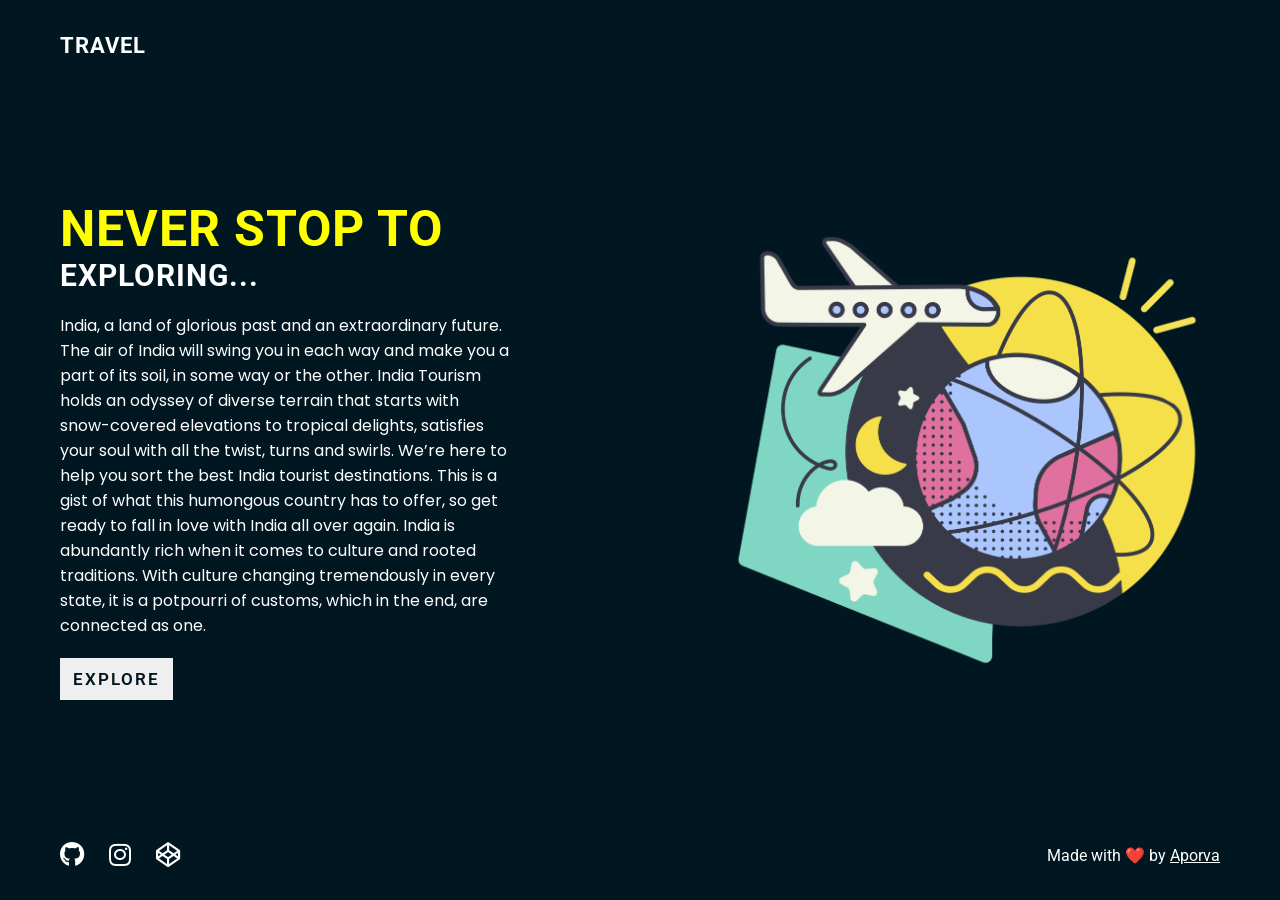
<file: Tour-Website-main/Tour-website-2-main/index.html>
<!DOCTYPE html>
<html lang="en">

<head>
    <meta charset="UTF-8">
    <meta http-equiv="X-UA-Compatible" content="IE=edge">
    <meta name="viewport" content="width=device-width, initial-scale=1.0">

    <!-- link css  -->
    <link rel="stylesheet" href="./style.css">

    <!-- link font  -->
    <link rel="stylesheet" href="https://use.fontawesome.com/releases/v5.15.4/css/all.css"
        integrity="sha384-DyZ88mC6Up2uqS4h/KRgHuoeGwBcD4Ng9SiP4dIRy0EXTlnuz47vAwmeGwVChigm" crossorigin="anonymous">

    <title>Travel Video Landing Page</title>
</head>

<body>
        <!-- >>>>>>>>>>>>>>> N A V <<<<<<<<<<<<<<<   -->

            <nav class="flex-r container">
                <h1 class="nav-logo">Travel</h1>
                <div class="flex-r ham"></div>
                <div class="flex-c menu">
                      <a href="index.html">Home</a>
                      <a href="places.html">Places</a>
                      <a href="contact.html">Contact</a>
                </div>
            </nav>

                
            <!-- >>>>>>>>>>>>>>> M A I N <<<<<<<<<<<<<<<   -->

            <main class="flex-r container">
                <div class="flex-c main-text">
                    <h1 class="lg-head">Never Stop to</h1>
                    <h2 class="m-head">Exploring... </h2>
                    <p class="para">
                        India, a land of glorious past and an extraordinary future. The air of India will swing you in each way and make you a part of its soil, in some way or the other. India Tourism holds an odyssey of diverse terrain that starts with snow-covered elevations to tropical delights, satisfies your soul with all the twist, turns and swirls. We’re here to help you sort the best India tourist destinations. This is a gist of what this humongous country has to offer, so get ready to fall in love with India all over again. India is abundantly rich when it comes to culture and rooted traditions. With culture changing tremendously in every state, it is a potpourri of customs, which in the end, are connected as one.
                    </p>
                    <a href="places.html">
                    <button class="btn">Explore</button></a>
                </div>

                <div class="flex-r main-img">
                    <img src="./img/hero-img.png" alt="">
                </div>
            </main>

        <!-- >>>>>>>>>>>>>>> F O O T E R <<<<<<<<<<<<<<<   -->

        <footer class="flex-c container">
            <div class="flex-r social-link">
                <a href="#" target="_blank"><i class="fab fa-github"></i></a>
                <a href="#" target="_blank"><i class="fab fa-instagram"></i></a>
                <a href="#" target="_blank"><i class="fab fa-codepen"></i></a>
            </div>
            <div class="dev-info">
                <span>Made with ❤️ by</span>
                <a href="#" target="_blank">Aporva</a>
            </div>
        </footer>

    <!-- link app.js  -->
    <script src="./app.js"></script>
</body>

</html>
</file>
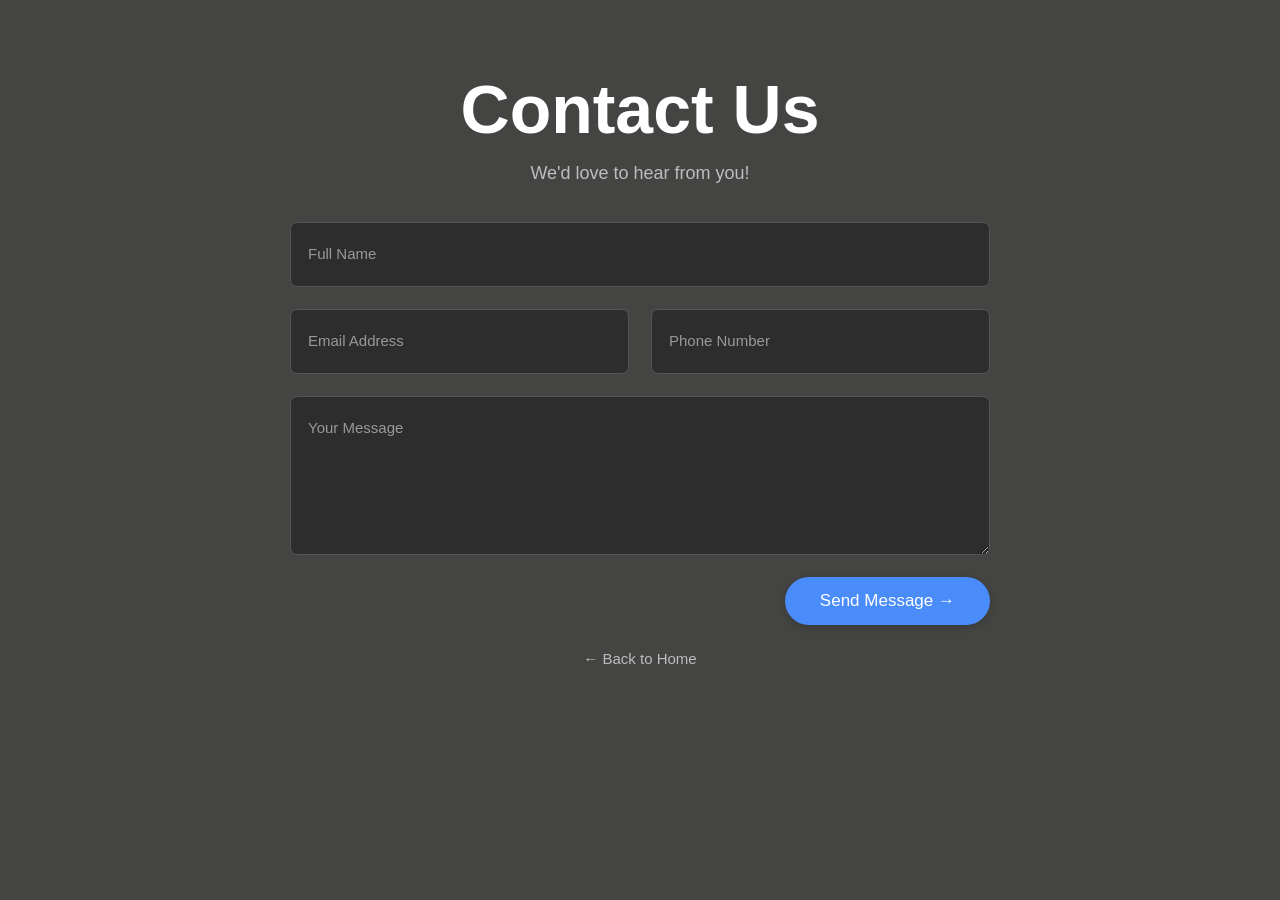
<file: Tour-Website-main/Tour-website-2-main/contact.html>
<!DOCTYPE html>
<html lang="en">
<head>
    <meta charset="UTF-8">
    <meta name="viewport" content="width=device-width, initial-scale=1.0">
    <title>Contact Us | Tour Website</title>
    <link rel="stylesheet" href="./contact.css">
</head>
<body>

    <main class="container">
        <h1>Contact Us</h1>
        <h4>We'd love to hear from you!</h4>
 <form
class="input-container" 
action="https://formsubmit.co/Abhaychauhan3204@gmail.com"

            method="POST"
        >
            <input type="hidden" name="_subject" value="New Contact Message">
            <input type="hidden" name="_template" value="table">

            <div class="styled-input wide">
                <input type="text" id="name" name="name" required>
                <label for="name">Full Name</label>
            </div>

            <div class="styled-input">
                <input type="email" id="email" name="email" required>
                <label for="email">Email Address</label>
            </div>

            <div class="styled-input">
                <input
                    type="tel"
                    id="phone"
                    name="phone"
                    pattern="[0-9+\-\s()]{7,20}"
                    required
                >
                <label for="phone">Phone Number</label>
            </div>

            <div class="styled-input wide">
                <textarea id="message" name="message" rows="5" required></textarea>
                <label for="message">Your Message</label>
            </div>

            <button type="submit" class="submit-btn">Send Message →</button>
        </form>

        <a href="./index.html" class="back-link">← Back to Home</a>
    </main>

</body>
</html>
</file>
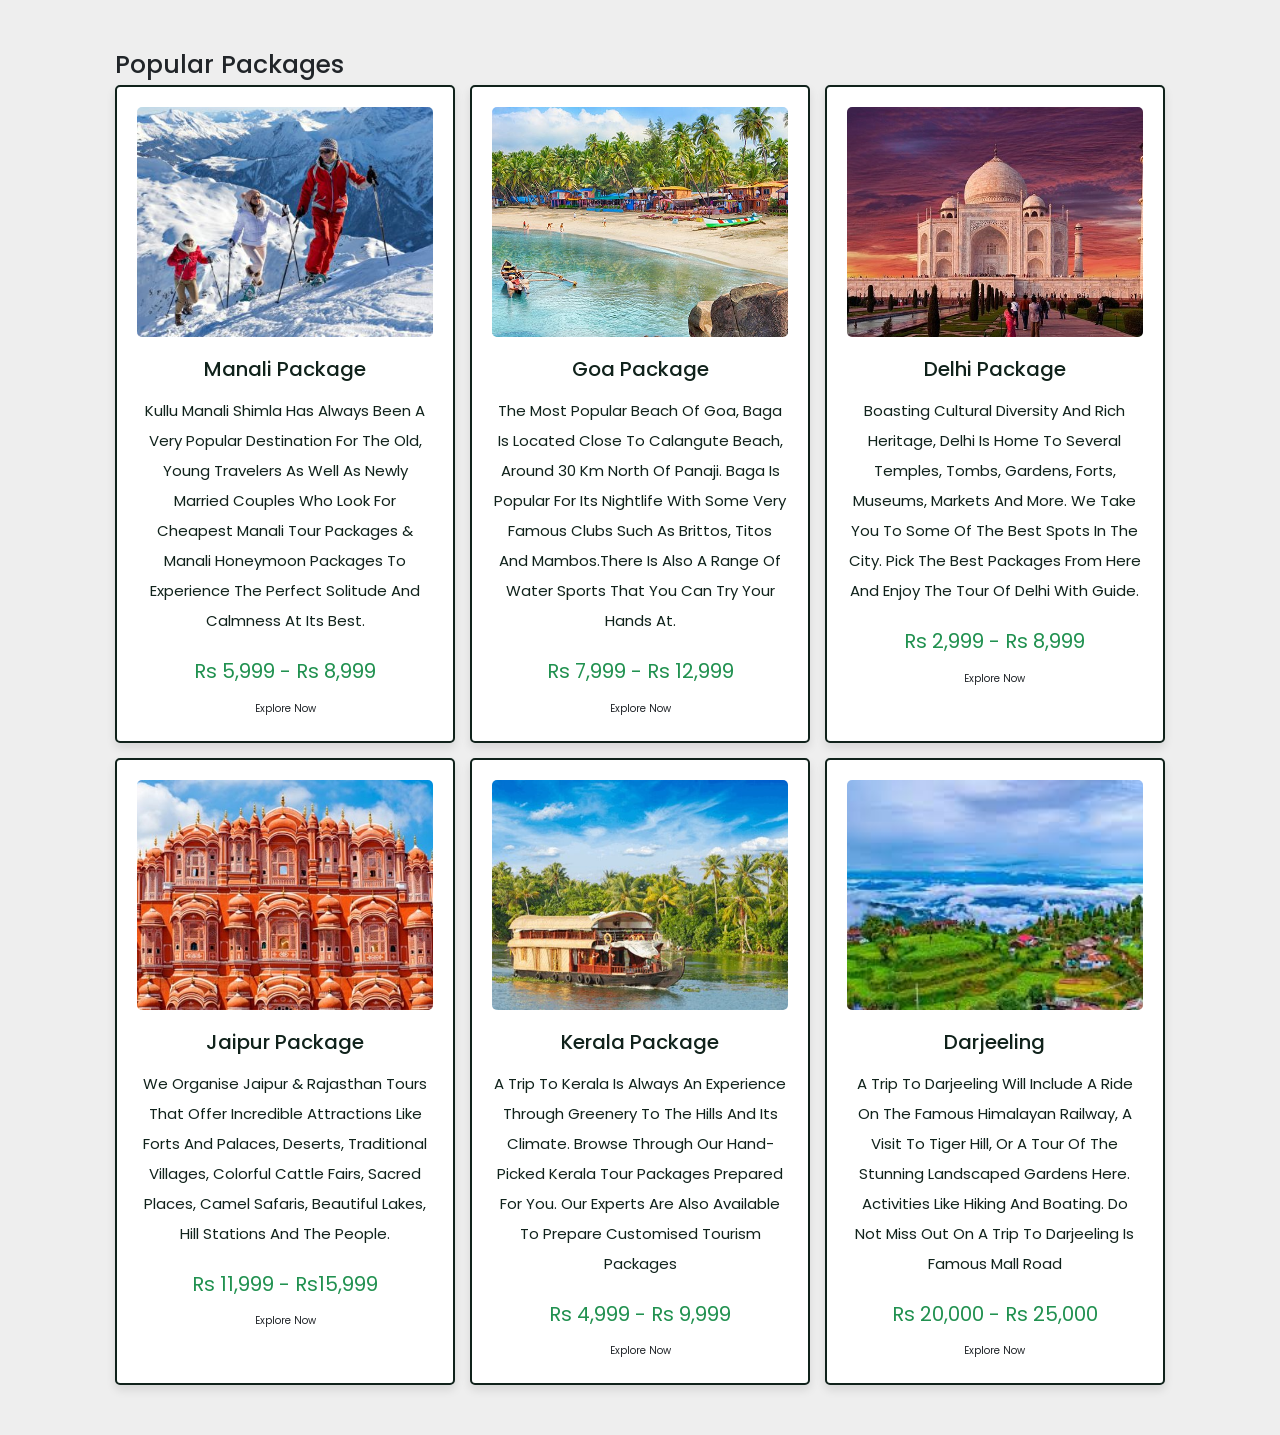
<file: Tour-Website-main/Tour-website-2-main/places.html>
<head>
    <link rel="stylesheet" href="./places.css">
    <link href="https://cdn.jsdelivr.net/npm/bootstrap@5.1.3/dist/css/bootstrap.min.css" rel="stylesheet" integrity="sha384-1BmE4kWBq78iYhFldvKuhfTAU6auU8tT94WrHftjDbrCEXSU1oBoqyl2QvZ6jIW3" crossorigin="anonymous">
    
</head>
<body>
<section class="packages" id="packages">

    <h1 class="heading">popular packages</h1>

    <div class="box-container">

        <div class="box">
            <div class="image">
                <img src="img/img-1.jpg" alt="">
            </div>
            <div class="content">
                <h3>Manali Package</h3>
                <p>Kullu Manali Shimla has always been a very popular destination for the old, young travelers as well as newly married couples who look for cheapest Manali tour packages & Manali Honeymoon Packages to experience the perfect solitude and calmness at its best.</p>
                <div class="price">Rs 5,999 - Rs 8,999</div>
                <a href="contact.html" class="btn">explore now</a>
            </div>
        </div>

        <div class="box">
            <div class="image">
                <img src="img/img-2.jpg" alt="">
            </div>
            <div class="content">
                <h3>Goa Package</h3>
                <p>The most popular beach of Goa, Baga is located close to Calangute beach, around 30 Km North of Panaji. Baga is popular for its nightlife with some very famous clubs such as Brittos, Titos and Mambos.There is also a range of water sports that you can try your hands at.</p>
                <div class="price">Rs 7,999 - Rs 12,999</div>
                <a href="contact.html" class="btn">explore now</a>
            </div>
        </div>

        <div class="box">
            <div class="image">
                <img src="img/img-3.jpg" alt="">
            </div>
            <div class="content">
                <h3>Delhi Package</h3>
                <p>Boasting cultural diversity and rich heritage, Delhi is home to several temples, tombs, gardens, forts, museums, markets and more. We take you to some of the best spots in the city. Pick the best packages from here and enjoy the tour of Delhi with guide.</p>
                <div class="price">Rs 2,999 - Rs 8,999</div>
                <a href="contact.html" class="btn">explore now</a>
            </div>
        </div>

        <div class="box">
            <div class="image">
                <img src="img/img-4.jpg" alt="">
            </div>
            <div class="content">
                <h3>Jaipur Package</h3>
                <p>We organise Jaipur & Rajasthan tours that offer incredible attractions like Forts and Palaces, Deserts, Traditional Villages, colorful cattle fairs, sacred places, camel safaris, beautiful lakes, hill stations and the people. </p>
                <div class="price">Rs 11,999 - Rs15,999</div>
                <a href="contact.html" class="btn">explore now</a>
            </div>
        </div>

        <div class="box">
            <div class="image">
                <img src="img/img-5.jpg" alt="">
            </div>
            <div class="content">
                <h3>Kerala Package</h3>
                <p>A trip to Kerala is always an experience through greenery to the hills and its climate. Browse through our hand-picked Kerala tour packages prepared for you. Our experts are also available to prepare customised tourism packages</p>
                <div class="price">Rs 4,999 - Rs 9,999</div>
                <a href="contact.html" class="btn">explore now</a>
            </div>
        </div>

        <div class="box">
            <div class="image">
                <img src="img/img-6.jpg" alt="">
            </div>
            <div class="content">
                <h3>Darjeeling</h3>
                <p>A trip to Darjeeling will include a ride on the famous Himalayan Railway, a visit to Tiger Hill, or a tour of the stunning landscaped gardens here. Activities like hiking and boating. Do not miss out on a trip to Darjeeling Is famous Mall Road</p>
                <div class="price">Rs 20,000 - Rs 25,000</div>
                <a href="contact.html" class="btn">explore now</a>
            </div>
        </div>

    </div>

</section>
</body>
</file>
<file: Tour-Website-main/Tour-website-2-main/style.css>
@import url('https://fonts.googleapis.com/css2?family=Poppins&family=Roboto:wght@300;400&display=swap');

*{
    margin: 0px; padding: 0px;
    box-sizing: border-box;
    font-family: 'Roboto', sans-serif;
}


body{
    width: 100%;
    background-color: #001721;
    overflow-x: hidden;
}

.flex-r{
    display: flex;
    justify-content: center;
    align-items: center;
    flex-direction: row;
}

.flex-c{
    display: flex;
    justify-content: center;
    align-items: center;
    flex-direction: column;
}

.container{
    width: 100%;
    padding: 10px 10px;
    background-color: #001721;
    color: #fff;
}

nav{
    justify-content: space-between !important;
    width: 100%;
    height: 10vh;
    position: relative;
}

.nav-logo{
    text-transform: uppercase;
    letter-spacing: 1px;
    font-size: 19px;
}

.ham{
    background: url(https://i.ibb.co/HrfVRcx/menu.png);
    width: 25px;
    height: 20px;
    background-position: center;
    background-size: cover;
    background-repeat: no-repeat;
    cursor: pointer;
}

.ham.active{
  background: url(https://i.ibb.co/rt3HybH/close.png);
  background-repeat: no-repeat;
  background-size: 25px;
  background-position: center;
  cursor: pointer;
}

.menu{
    position: absolute;
    top: 10vh;
    border-radius: 10px;
    right: auto;
    width: 90%;
    height: 79vh;
    padding: 30px;
    background-color: white;
    gap: 15px 0px;
    transform: translateX(120%);
    opacity: 0;
    transition: all 0.3s cubic-bezier(1, -0.01, 0, 1.36);
}
.menu.on{
    opacity: 1;
    transform: translateX(0%);
}

.menu a{
    text-decoration: none;
    color: #001721;
    font-size: 35px;
    transition: all 0.2s linear;
}
.menu a:hover{
    transform: translateX(10px);
}


 /* >>>>>>>>>>>>> M A I N <<<<<<<<<<<<<<<  */

main{
    width: 100%;
    height: 80vh;
}

.main-img{
    display: none;
}
.main-img img{
    width: 300px;
}

.lg-head{
    font-size: 28px;
    font-family: 'Roboto', sans-serif;
    letter-spacing: 1px;
    text-transform: uppercase;
    color: yellow;
}
.m-head{
    font-size: 19px;
    font-family: 'Roboto', sans-serif;
    letter-spacing: 1px;
    text-transform: uppercase;
}
.para{
    font-size: 16px;
    margin: 20px 0px;
    text-align: center;
    font-family: 'Poppins', sans-serif;
    max-width: 450px;
}

.btn{
    border: none;
    outline: none;
    padding: 10px 12px;
    font-size: 17px;
    text-transform: uppercase;
    letter-spacing: 2px;
    font-weight: 600;
    cursor: pointer;
    color: #001721;
    border: 1px solid transparent;
    transition: all 0.14s linear;
}


.btn:hover{
    background-color: transparent;
    color: #fff;
    border: 1px solid #fff;
    font-weight: 500;
}


 /* >>>>>>>>>>>>> F O O T E R  <<<<<<<<<<<<<<<  */

footer{
    gap: 10px 0px;
    height: 10vh;
}

.social-link{
    gap: 0px 25px;
}
.social-link a i{
    color: #fff;
    font-size: 25px;
    transition: all 0.2s linear;
}

.social-link a i:hover{
    transform: translateY(-7px);
}

.dev-info a{
    color: #fff;
}




/* >>>>>>>>>>>>> M E D I A  <<<<<<<<<<<<<<<  */

@media (min-width:448px){
    .container{
        padding: 10px 30px;
    }
    
    .lg-head{
        font-size: 40px;
    }
    .m-head{
        font-size: 28px;
    }
}

@media (min-width:600px){
    .container{
        padding: 10px 50px;
    }
    .nav-logo{
        font-size: 22px;
    }
    main{
        justify-content: flex-start !important;
    }
    .main-text{
        align-items: flex-start;
    }
    .lg-head{
        font-size: 45px;
    }
    .m-head{
        font-size: 30px;
    }
    .para{
        text-align: left;
        max-width: 330px;
    }
    footer{
        flex-direction: row !important;
        justify-content: space-between !important;
    }
}

@media (min-width:760px){
    main{
        justify-content: space-between !important;
    }
    .main-img{
        display: flex;
    }
    .main-img img{
        width: 300px;
    }
    .lg-head{
        font-size: 45px;
    }
    .m-head{
        font-size: 30px;
    }
    .para{
        max-width: 450px;
    }
}

@media (min-width:960px){
    .container{
        padding: 10px 60px;
    }
    .main-img img{
        width: 500px;
    }
    .lg-head{
        font-size: 50px;
    }
    
}
</file>
<file: Tour-Website-main/Tour-website-2-main/contact.css>
/* Reset */
* {
    margin: 0;
    padding: 0;
    box-sizing: border-box;
}

/* Page */
body {
    background-color: #444442;
    color: white;
    font-family: 'Roboto', Arial, sans-serif;
    min-height: 100vh;
    padding: 70px 20px 40px;
}

/* Container */
.container {
    width: 100%;
    max-width: 700px;
    margin: 0 auto;
}

/* Heading */
h1 {
    font-family: 'Poppins', Arial, sans-serif;
    font-weight: 600;
    font-size: clamp(38px, 7vw, 68px);
    color: white;
    text-align: center;
    margin-bottom: 12px;
}

h4 {
    font-family: 'Roboto', Arial, sans-serif;
    font-weight: 400;
    font-size: 18px;
    color: #bdbdbd;
    line-height: 1.5;
    text-align: center;
    margin-bottom: 35px;
}

/* Form Layout */
.input-container {
    width: 100%;
    display: grid;
    grid-template-columns: repeat(2, minmax(0, 1fr));
    gap: 22px;
    margin: 0 auto 25px;
}

/* Input Wrapper */
.styled-input {
    position: relative;
    width: 100%;
    min-width: 0;
}

.styled-input.wide {
    grid-column: 1 / -1;
}

/* Input Fields */
input,
textarea {
    display: block;
    width: 100%;
    border: 1px solid #555;
    border-radius: 7px;
    background-color: #2d2d2d;
    color: white;
    font-family: 'Roboto', Arial, sans-serif;
    font-size: 16px;
    padding: 25px 18px 12px;
    outline: none;
    transition: border-color 0.25s ease,
                box-shadow 0.25s ease;
}

input {
    height: 65px;
}

textarea {
    min-height: 155px;
    resize: vertical;
    line-height: 1.5;
}

/* Focus Effect */
input:focus,
textarea:focus {
    border-color: #4b8cfb;
    box-shadow: 0 0 0 3px rgba(75, 140, 251, 0.15);
}

/* Floating Labels */
.styled-input label {
    position: absolute;
    top: 23px;
    left: 18px;
    color: #999;
    font-size: 15px;
    pointer-events: none;
    transition: all 0.2s ease;
}

.styled-input input:focus ~ label,
.styled-input textarea:focus ~ label,
.styled-input input:valid ~ label,
.styled-input textarea:valid ~ label {
    top: 7px;
    font-size: 11px;
    color: #4b8cfb;
}

/* Submit Button */
.submit-btn {
    grid-column: 1 / -1;
    justify-self: end;
    display: inline-block;
    padding: 14px 35px;
    border: none;
    border-radius: 50px;
    background-color: #4b8cfb;
    color: white;
    font-size: 17px;
    font-weight: 500;
    cursor: pointer;
    transition: all 0.3s ease;
    box-shadow: 0 2px 8px rgba(0, 0, 0, 0.15);
}

.submit-btn:hover {
    background-color: #3478ed;
    transform: translateY(-2px);
    box-shadow: 0 5px 15px rgba(75, 140, 251, 0.25);
}

.submit-btn:disabled {
    opacity: 0.65;
    cursor: wait;
    transform: none;
}

/* Status Message */
#form-status {
    grid-column: 1 / -1;
    color: #7ee7a5;
    text-align: center;
    font-size: 15px;
    line-height: 1.5;
}

/* Back to Home Link */
.back-link {
    display: block;
    width: fit-content;
    margin: 25px auto 0;
    color: #bdbdbd;
    text-decoration: none;
    font-size: 15px;
    transition: color 0.2s ease;
}

.back-link:hover {
    color: #4b8cfb;
}

/* Mobile Responsive */
@media (max-width: 600px) {
    body {
        padding: 40px 16px 30px;
    }

    .input-container {
        grid-template-columns: minmax(0, 1fr);
        gap: 18px;
    }

    .styled-input.wide,
    .submit-btn,
    #form-status {
        grid-column: 1;
    }

    .submit-btn {
        width: 100%;
        justify-self: stretch;
    }

    h4 {
        font-size: 16px;
    }
}
```
</file>
<file: Tour-Website-main/Tour-website-2-main/places.css>
@import url('https://fonts.googleapis.com/css2?family=Poppins:ital,wght@0,100;0,300;0,400;0,500;0,600;1,100;1,300&display=swap');

*{
    font-family: 'Poppins', sans-serif;
    margin:0;
    padding:0;
    box-sizing: border-box;
    outline: none;
    border:none;
    text-decoration: none;
    text-transform: capitalize;
    transition: .2s linear;
}
html {
    font-size: 62.5%;
    overflow-x: hidden;
    scroll-behavior: smooth;
    scroll-padding-top: 5rem;
  }
  
section{
    padding:5rem 9%;
}
.btn{
  margin-top: 1rem;
  display: inline-block;
  border:0.2rem solid black;
  color:black;
  cursor:pointer;
  background:none;
  font-size:1.7rem;
  padding:1rem 3rem;

}
.btn:hover{
  background: black;
  color: white;
}

.packages {
  background: #eee;
}

.packages .box-container {
  display: -ms-grid;
  display: grid;
  -ms-grid-columns: (minmax(32rem, 1fr))[auto-fit];
      grid-template-columns: repeat(auto-fit, minmax(32rem, 1fr));
  gap: 1.5rem;
}

.packages .box-container .box {
  text-align: center;
  background: #fff;
  border: 0.2rem solid #10221b;
  -webkit-box-shadow: 0 0.5rem 1rem rgba(0, 0, 0, 0.1);
          box-shadow: 0 0.5rem 1rem rgba(0, 0, 0, 0.1);
  border-radius: .5rem;
}

.packages .box-container .box:hover {
  background: #10221b;
}

.packages .box-container .box:hover .content > * {
  color: #fff;
}

.packages .box-container .box:hover .btn {
  border-color: #fff;
}

.packages .box-container .box:hover .btn:hover {
  background: #fff;
  color: #10221b;
}

.packages .box-container .box .image {
  height: 25rem;
  overflow: hidden;
  padding: 2rem;
  padding-bottom: 0;
  border-radius: .5rem;
}

.packages .box-container .box .image img {
  height: 100%;
  width: 100%;
  -o-object-fit: cover;
     object-fit: cover;
  border-radius: .5rem;
}

.packages .box-container .box .content {
  padding: 2rem;
}

.packages .box-container .box .content h3 {
  font-size: 2rem;
  color: #10221b;
}

.packages .box-container .box .content p {
  font-size: 1.5rem;
  color: #10221b;
  padding: 1rem 0;
  line-height: 2;
}

.packages .box-container .box .content .price {
  font-size: 2rem;
  color: #219150;
}
</file>
